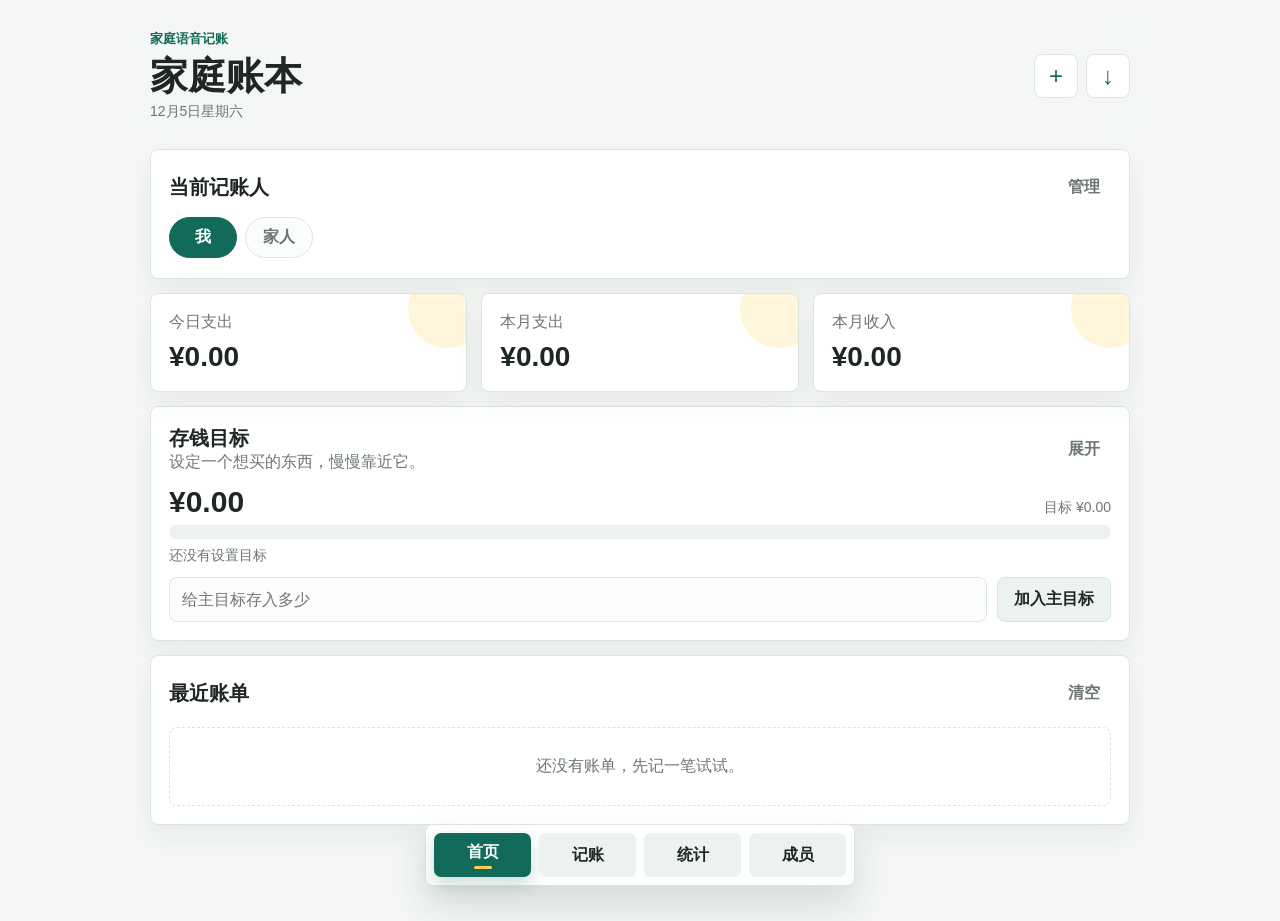
<file: index.html>
<!doctype html>
<html lang="zh-CN">
  <head>
    <meta charset="UTF-8" />
    <meta name="viewport" content="width=device-width, initial-scale=1.0" />
    <meta name="theme-color" content="#176b5d" />
    <meta name="apple-mobile-web-app-capable" content="yes" />
    <meta name="apple-mobile-web-app-status-bar-style" content="default" />
    <meta name="apple-mobile-web-app-title" content="家庭账本" />
    <title>语音记账</title>
    <link rel="manifest" href="./manifest.json" />
    <link rel="icon" href="./assets/icons/icon-voice.svg" type="image/svg+xml" />
    <link rel="apple-touch-icon" href="./apple-touch-icon.png" />
    <link rel="stylesheet" href="./styles.css" />
  </head>
  <body>
    <div class="app-shell">
      <header class="topbar">
        <div>
          <p class="eyebrow">家庭语音记账</p>
          <h1>家庭账本</h1>
          <p class="date-line" id="dateLine"></p>
        </div>
        <div class="top-actions">
          <button class="icon-button" id="membersButton" type="button" title="家庭成员" aria-label="家庭成员">
            <span aria-hidden="true">+</span>
          </button>
          <button class="icon-button" id="exportButton" type="button" title="导出账单" aria-label="导出账单">
            <span aria-hidden="true">↓</span>
          </button>
        </div>
      </header>

      <main class="app-main">
        <section class="app-view active" id="homeView" data-view="home">
          <section class="member-panel" aria-label="当前成员">
            <div class="section-title compact">
              <h2>当前记账人</h2>
              <button class="text-button" id="manageMembersButton" type="button">管理</button>
            </div>
            <div class="member-tabs" id="memberTabs"></div>
          </section>

          <section class="summary-grid" aria-label="账单概览">
            <article class="metric">
              <span>今日支出</span>
              <strong id="todayExpense">¥0.00</strong>
            </article>
            <article class="metric">
              <span>本月支出</span>
              <strong id="monthExpense">¥0.00</strong>
            </article>
            <article class="metric">
              <span>本月收入</span>
              <strong id="monthIncome">¥0.00</strong>
            </article>
          </section>

          <section class="goal-panel" aria-label="存钱目标">
            <div class="section-title">
              <div>
                <h2 id="goalTitle">存钱目标</h2>
                <p id="goalSubtitle">设定一个想买的东西，慢慢靠近它。</p>
              </div>
              <button class="text-button" id="toggleGoalsButton" type="button" aria-expanded="false">展开</button>
            </div>
            <div class="goal-progress">
              <div class="goal-progress-top">
                <strong id="goalSavedText">¥0.00</strong>
                <span id="goalTargetText">目标 ¥0.00</span>
              </div>
              <div class="goal-track" aria-hidden="true">
                <div class="goal-fill" id="goalFill"></div>
              </div>
              <p class="goal-percent" id="goalPercent">还没有设置目标</p>
            </div>
            <div class="goal-add">
              <input id="goalAddInput" type="number" inputmode="decimal" min="0" step="1" placeholder="给主目标存入多少" />
              <button class="secondary-button" id="addGoalSavingButton" type="button">加入主目标</button>
            </div>
            <div class="goal-drawer hidden" id="goalDrawer">
              <div class="goal-form">
              <input id="goalNameInput" type="text" maxlength="20" placeholder="目标，比如：Switch" />
              <input id="goalTargetInput" type="number" inputmode="decimal" min="0" step="1" placeholder="目标金额" />
              <input id="goalSavedInput" type="number" inputmode="decimal" min="0" step="1" placeholder="已存金额" />
                <button class="primary-button" id="saveGoalButton" type="button">添加目标</button>
              </div>
              <div class="goal-list" id="goalList"></div>
            </div>
          </section>

          <div class="list-panel">
            <div class="section-title">
              <h2>最近账单</h2>
              <button class="text-button" id="clearButton" type="button">清空</button>
            </div>
            <div class="empty-state" id="emptyState">还没有账单，先记一笔试试。</div>
            <ul class="bill-list" id="billList"></ul>
          </div>
        </section>

        <section class="app-view" id="recordView" data-view="record">
          <section class="input-panel" aria-label="语音记账">
            <div class="mode-row" role="tablist" aria-label="记账类型">
              <button class="segmented active" id="expenseMode" type="button">支出</button>
              <button class="segmented" id="incomeMode" type="button">收入</button>
            </div>

            <label class="field-label" for="voiceText">说一句账单</label>
            <div class="voice-row">
              <textarea id="voiceText" rows="4" placeholder="例如：我用微信花了20元吃饭"></textarea>
              <button class="mic-button" id="micButton" type="button" title="语音输入" aria-label="语音输入">
                <span aria-hidden="true">●</span>
              </button>
            </div>
            <p class="hint" id="speechHint">如果浏览器不支持语音识别，可以直接打字。</p>

            <div class="action-row">
              <button class="primary-button" id="parseButton" type="button">解析账单</button>
              <button class="secondary-button" id="sampleButton" type="button">试一句</button>
            </div>
          </section>

          <section class="confirm-panel hidden" id="confirmPanel" aria-label="确认账单">
            <div class="section-title">
              <h2>确认这笔账</h2>
              <p id="reviewMessage">请检查识别结果。</p>
            </div>

            <form class="form-grid" id="billForm">
              <label>
                金额
                <input id="amountInput" type="number" inputmode="decimal" min="0" step="0.01" required />
              </label>
              <label>
                类型
                <select id="typeInput">
                  <option value="expense">支出</option>
                  <option value="income">收入</option>
                </select>
              </label>
              <label>
                分类
                <select id="categoryInput"></select>
              </label>
              <label>
                支付方式
                <select id="paymentInput"></select>
              </label>
              <label>
                成员
                <select id="memberInput"></select>
              </label>
              <label class="wide">
                备注
                <input id="noteInput" type="text" placeholder="比如：午饭、音乐会员、工资" />
              </label>
            </form>

            <div class="action-row">
              <button class="primary-button" id="saveButton" type="button">保存</button>
              <button class="secondary-button" id="cancelButton" type="button">取消</button>
            </div>
          </section>
        </section>

        <section class="app-view" id="statsView" data-view="stats">
          <section class="content-grid">
          <div class="stats-panel">
            <div class="section-title">
              <h2>分类统计</h2>
              <p>按本月支出统计</p>
            </div>
            <div class="category-bars" id="categoryBars"></div>
          </div>

          <div class="stats-panel">
            <div class="section-title">
              <h2>成员统计</h2>
              <p>按本月支出统计</p>
            </div>
            <div class="category-bars" id="memberBars"></div>
          </div>
          </section>
        </section>

        <section class="app-view" id="memberView" data-view="members">
          <div class="stats-panel">
            <div class="section-title">
              <h2>本地数据</h2>
              <p>当前账本只保存在这台设备</p>
            </div>
            <div class="backup-actions">
              <button class="primary-button" id="exportBackupButton" type="button">导出完整备份</button>
              <button class="secondary-button" id="importBackupButton" type="button">导入备份</button>
              <input class="hidden" id="backupFileInput" type="file" accept="application/json,.json" />
            </div>
            <p class="hint">完整备份会保存账单、成员和存钱目标。换手机或清理浏览器前，建议先导出。</p>
          </div>

          <div class="stats-panel">
            <div class="section-title">
              <h2>家庭成员</h2>
              <p>管理本机账本成员</p>
            </div>
            <div class="member-form inline">
              <input id="memberNameInlineInput" type="text" maxlength="12" placeholder="输入名字，比如：妈妈" />
              <button class="primary-button" id="addMemberInlineButton" type="button">添加</button>
            </div>
            <ul class="member-list" id="memberListInline"></ul>
          </div>
        </section>
      </main>

      <nav class="mobile-dock" aria-label="快捷操作">
        <button class="dock-tab active" data-target-view="home" type="button">首页</button>
        <button class="dock-tab" data-target-view="record" type="button">记账</button>
        <button class="dock-tab" data-target-view="stats" type="button">统计</button>
        <button class="dock-tab" data-target-view="members" type="button">成员</button>
      </nav>
    </div>

    <div class="modal hidden" id="memberDialog" role="dialog" aria-modal="true" aria-labelledby="memberDialogTitle">
      <div class="modal-card">
        <div class="section-title">
          <h2 id="memberDialogTitle">家庭成员</h2>
          <button class="text-button" id="closeMembersButton" type="button">关闭</button>
        </div>
        <div class="member-form">
          <input id="memberNameInput" type="text" maxlength="12" placeholder="输入名字，比如：爸爸" />
          <button class="primary-button" id="addMemberButton" type="button">添加</button>
        </div>
        <ul class="member-list" id="memberList"></ul>
        <p class="hint">删除成员不会删除旧账单，旧账单会继续显示原来的名字。</p>
      </div>
    </div>

    <script src="./app.js"></script>
  </body>
</html>
</file>
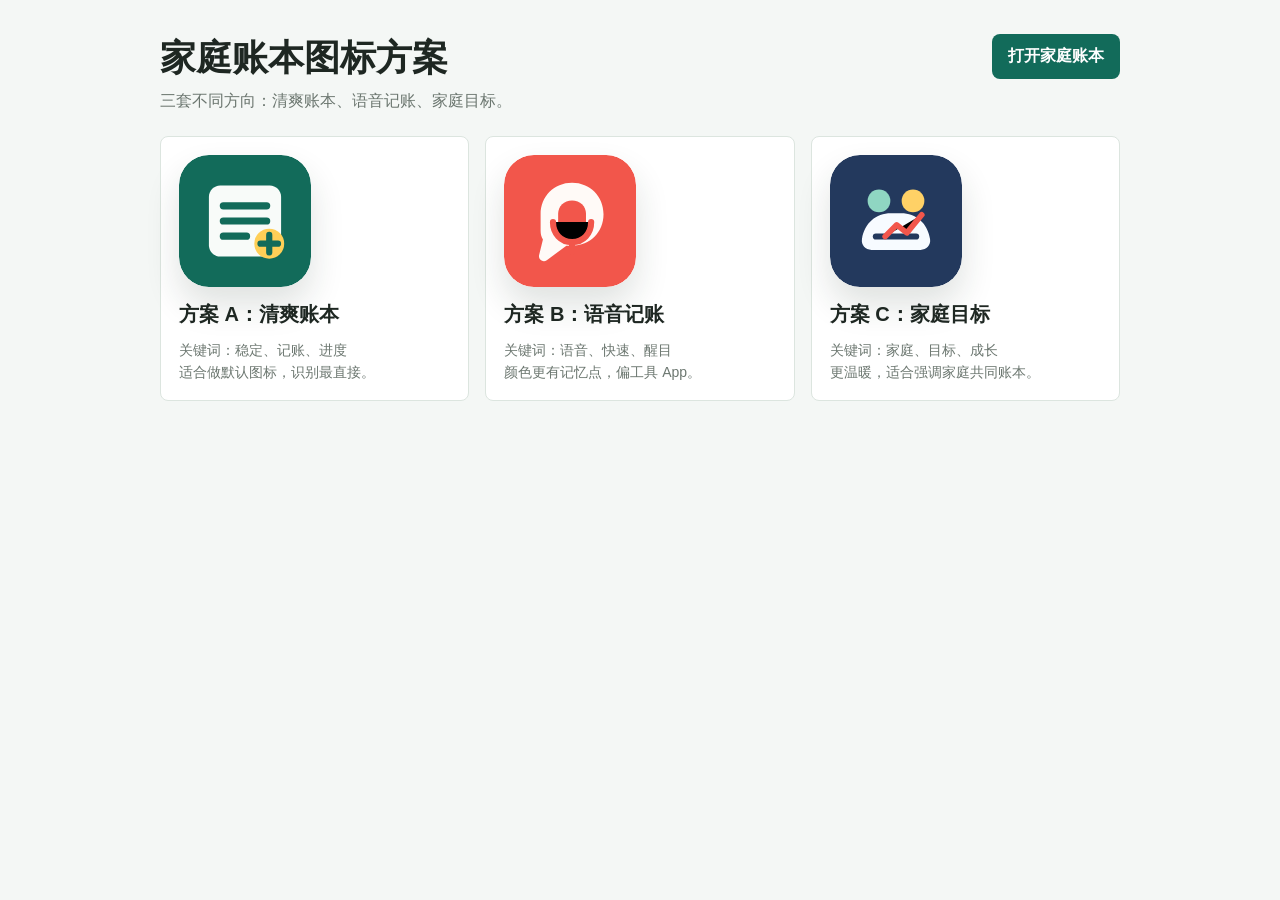
<file: icon-showcase.html>
<!doctype html>
<html lang="zh-CN">
  <head>
    <meta charset="UTF-8" />
    <meta name="viewport" content="width=device-width, initial-scale=1.0" />
    <title>家庭账本图标方案</title>
    <style>
      :root {
        --bg: #f4f7f5;
        --surface: #ffffff;
        --text: #1e2722;
        --muted: #6c7770;
        --line: #dce5df;
      }

      * {
        box-sizing: border-box;
      }

      body {
        margin: 0;
        background: var(--bg);
        color: var(--text);
        font-family: -apple-system, BlinkMacSystemFont, "Segoe UI", "Microsoft YaHei", sans-serif;
      }

      main {
        width: min(960px, calc(100% - 32px));
        margin: 0 auto;
        padding: 34px 0;
      }

      h1 {
        margin: 0 0 8px;
        font-size: 36px;
        letter-spacing: 0;
      }

      p {
        margin: 0;
        color: var(--muted);
      }

      .grid {
        display: grid;
        grid-template-columns: repeat(3, minmax(0, 1fr));
        gap: 16px;
        margin-top: 24px;
      }

      .top-row {
        display: flex;
        align-items: flex-start;
        justify-content: space-between;
        gap: 16px;
      }

      .app-link {
        flex: 0 0 auto;
        border-radius: 8px;
        background: #126b5a;
        color: white;
        padding: 12px 16px;
        text-decoration: none;
        font-weight: 800;
      }

      .card {
        display: grid;
        gap: 14px;
        border: 1px solid var(--line);
        border-radius: 8px;
        background: var(--surface);
        padding: 18px;
      }

      .icon {
        width: 132px;
        height: 132px;
        border-radius: 30px;
        box-shadow: 0 18px 34px rgba(28, 47, 38, 0.14);
      }

      h2 {
        margin: 0;
        font-size: 20px;
      }

      .meta {
        display: grid;
        gap: 4px;
        color: var(--muted);
        font-size: 14px;
      }

      @media (max-width: 760px) {
        .grid {
          grid-template-columns: 1fr;
        }
      }
    </style>
  </head>
  <body>
    <main>
      <div class="top-row">
        <div>
          <h1>家庭账本图标方案</h1>
          <p>三套不同方向：清爽账本、语音记账、家庭目标。</p>
        </div>
        <a class="app-link" href="./index.html">打开家庭账本</a>
      </div>
      <section class="grid">
        <article class="card">
          <img class="icon" src="./assets/icons/icon-ledger.svg" alt="清爽账本图标" />
          <h2>方案 A：清爽账本</h2>
          <div class="meta">
            <span>关键词：稳定、记账、进度</span>
            <span>适合做默认图标，识别最直接。</span>
          </div>
        </article>
        <article class="card">
          <img class="icon" src="./assets/icons/icon-voice.svg" alt="语音记账图标" />
          <h2>方案 B：语音记账</h2>
          <div class="meta">
            <span>关键词：语音、快速、醒目</span>
            <span>颜色更有记忆点，偏工具 App。</span>
          </div>
        </article>
        <article class="card">
          <img class="icon" src="./assets/icons/icon-family-goal.svg" alt="家庭目标图标" />
          <h2>方案 C：家庭目标</h2>
          <div class="meta">
            <span>关键词：家庭、目标、成长</span>
            <span>更温暖，适合强调家庭共同账本。</span>
          </div>
        </article>
      </section>
    </main>
  </body>
</html>
</file>
<file: styles.css>
:root {
  color-scheme: light;
  --bg: #f4f7f5;
  --surface: #ffffff;
  --surface-strong: #ecf3ef;
  --text: #1e2722;
  --muted: #6c7770;
  --line: #dce5df;
  --accent: #126b5a;
  --accent-strong: #0b4f41;
  --gold: #ffcf57;
  --income: #246b45;
  --expense: #b3463c;
  --warning: #9a6519;
  --shadow: 0 18px 40px rgba(28, 47, 38, 0.08);
}

* {
  box-sizing: border-box;
}

body {
  margin: 0;
  background: var(--bg);
  color: var(--text);
  font-family: -apple-system, BlinkMacSystemFont, "Segoe UI", "Microsoft YaHei", sans-serif;
  -webkit-font-smoothing: antialiased;
}

button,
input,
select,
textarea {
  font: inherit;
}

button {
  cursor: pointer;
}

.app-shell {
  width: min(980px, calc(100% - 32px));
  margin: 0 auto;
  padding: 18px 0 96px;
}

.topbar {
  display: flex;
  align-items: center;
  justify-content: space-between;
  gap: 16px;
  position: sticky;
  top: 0;
  z-index: 5;
  margin: 0 -16px 14px;
  padding: 12px 16px 14px;
  background: rgba(244, 247, 245, 0.92);
  backdrop-filter: blur(18px);
}

.eyebrow {
  margin: 0 0 8px;
  color: var(--accent);
  font-weight: 700;
  font-size: 13px;
}

h1,
h2,
p {
  margin: 0;
}

h1 {
  font-size: clamp(28px, 5vw, 38px);
  line-height: 1.08;
  letter-spacing: 0;
}

h2 {
  font-size: 20px;
}

.date-line {
  margin-top: 6px;
  color: var(--muted);
  font-size: 14px;
}

.top-actions {
  display: flex;
  gap: 8px;
}

.summary-grid,
.content-grid,
.form-grid {
  display: grid;
  gap: 14px;
}

.app-main {
  min-height: 520px;
}

.app-view {
  display: none;
}

.app-view.active {
  display: block;
}

.summary-grid {
  grid-template-columns: repeat(3, minmax(0, 1fr));
  margin-bottom: 14px;
}

.metric,
.member-panel,
.goal-panel,
.input-panel,
.confirm-panel,
.list-panel,
.stats-panel {
  background: var(--surface);
  border: 1px solid var(--line);
  border-radius: 8px;
  box-shadow: 0 12px 28px rgba(28, 47, 38, 0.06);
}

.metric {
  padding: 18px;
  position: relative;
  overflow: hidden;
}

.metric::after {
  content: "";
  position: absolute;
  right: -20px;
  top: -24px;
  width: 78px;
  height: 78px;
  border-radius: 50%;
  background: rgba(255, 207, 87, 0.22);
}

.metric span,
.section-title p,
.hint {
  color: var(--muted);
}

.metric strong {
  position: relative;
  display: block;
  margin-top: 8px;
  font-size: 28px;
  z-index: 1;
}

.input-panel,
.confirm-panel,
.member-panel,
.goal-panel,
.list-panel,
.stats-panel {
  padding: 18px;
}

.member-panel,
.goal-panel {
  margin-bottom: 14px;
}

.input-panel,
.confirm-panel {
  margin-bottom: 14px;
}

.mode-row,
.action-row,
.voice-row,
.section-title {
  display: flex;
  align-items: center;
  gap: 10px;
}

.section-title {
  justify-content: space-between;
  margin-bottom: 14px;
}

.section-title.compact {
  margin-bottom: 10px;
}

.member-tabs {
  display: flex;
  gap: 8px;
  overflow-x: auto;
  padding-bottom: 2px;
  scrollbar-width: none;
}

.member-tabs::-webkit-scrollbar {
  display: none;
}

.member-chip {
  flex: 0 0 auto;
  min-width: 68px;
  border: 1px solid var(--line);
  border-radius: 999px;
  background: #fbfdfc;
  color: var(--muted);
  padding: 9px 14px;
  font-weight: 700;
}

.member-chip.active {
  border-color: var(--accent);
  background: var(--accent);
  color: white;
}

.mode-row {
  width: fit-content;
  background: var(--surface-strong);
  border: 1px solid var(--line);
  border-radius: 8px;
  padding: 4px;
  margin-bottom: 16px;
}

.segmented {
  min-width: 82px;
  border: 0;
  border-radius: 6px;
  background: transparent;
  color: var(--muted);
  padding: 8px 12px;
}

.segmented.active {
  background: var(--surface);
  color: var(--text);
  font-weight: 700;
  box-shadow: 0 8px 18px rgba(39, 57, 47, 0.1);
}

.field-label {
  display: block;
  margin-bottom: 8px;
  font-weight: 700;
}

.voice-row {
  align-items: stretch;
}

textarea,
input,
select {
  width: 100%;
  border: 1px solid var(--line);
  border-radius: 8px;
  background: #fbfdfc;
  color: var(--text);
  padding: 12px;
  outline: none;
}

textarea:focus,
input:focus,
select:focus {
  border-color: var(--accent);
  box-shadow: 0 0 0 3px rgba(23, 107, 93, 0.14);
}

.mic-button,
.icon-button {
  display: grid;
  place-items: center;
  flex: 0 0 auto;
  border: 1px solid var(--line);
  border-radius: 8px;
  background: var(--surface);
  color: var(--accent);
}

.mic-button {
  width: 58px;
}

.mic-button span {
  display: grid;
  place-items: center;
  width: 28px;
  height: 28px;
  border-radius: 50%;
  border: 7px solid var(--accent);
  color: transparent;
}

.mic-button.recording {
  border-color: var(--expense);
  color: var(--expense);
}

.mic-button.recording span {
  border-color: var(--expense);
}

.icon-button {
  width: 44px;
  height: 44px;
  font-size: 24px;
}

.hint {
  min-height: 20px;
  margin-top: 8px;
  font-size: 14px;
}

.action-row {
  flex-wrap: wrap;
  margin-top: 16px;
}

.primary-button,
.secondary-button,
.text-button {
  border-radius: 8px;
  padding: 11px 16px;
  border: 1px solid transparent;
  font-weight: 700;
}

.primary-button {
  background: var(--accent);
  color: white;
}

.primary-button:hover {
  background: var(--accent-strong);
}

.secondary-button {
  background: var(--surface-strong);
  color: var(--text);
  border-color: var(--line);
}

.text-button {
  padding: 8px 10px;
  background: transparent;
  color: var(--muted);
}

.text-button:disabled {
  cursor: not-allowed;
  opacity: 0.45;
}

.form-grid {
  grid-template-columns: repeat(2, minmax(0, 1fr));
}

.form-grid label {
  display: grid;
  gap: 7px;
  color: var(--muted);
  font-size: 14px;
  font-weight: 700;
}

.form-grid .wide {
  grid-column: 1 / -1;
}

.content-grid {
  grid-template-columns: repeat(2, minmax(0, 1fr));
}

.goal-progress {
  display: grid;
  gap: 8px;
}

.goal-progress-top {
  display: flex;
  align-items: end;
  justify-content: space-between;
  gap: 12px;
}

.goal-progress-top strong {
  font-size: 30px;
  line-height: 1;
}

.goal-progress-top span,
.goal-percent {
  color: var(--muted);
  font-size: 14px;
}

.goal-track {
  height: 14px;
  overflow: hidden;
  border-radius: 999px;
  background: var(--surface-strong);
}

.goal-fill {
  width: 0;
  height: 100%;
  border-radius: inherit;
  background: linear-gradient(90deg, var(--accent), var(--gold));
  transition: width 460ms cubic-bezier(0.2, 0.8, 0.2, 1);
}

.goal-form,
.goal-add {
  display: grid;
  gap: 10px;
  margin-top: 12px;
}

.goal-form {
  grid-template-columns: 1.1fr 0.9fr 0.9fr auto;
}

.goal-add {
  grid-template-columns: 1fr auto;
}

.goal-drawer {
  display: grid;
  gap: 12px;
  margin-top: 12px;
  padding-top: 12px;
  border-top: 1px solid var(--line);
  animation: drawer-slide 220ms ease;
}

.goal-list {
  display: grid;
  gap: 10px;
}

.goal-item {
  display: grid;
  gap: 10px;
  padding: 12px;
  border: 1px solid var(--line);
  border-radius: 8px;
  background: #fbfdfc;
}

.goal-item.primary-goal {
  border-color: rgba(23, 107, 93, 0.36);
  background: rgba(23, 107, 93, 0.06);
}

.goal-item-main {
  display: grid;
  gap: 6px;
}

.goal-item-main strong {
  overflow-wrap: anywhere;
}

.goal-item-main span {
  color: var(--muted);
  font-size: 14px;
}

.goal-track.small {
  height: 8px;
}

.goal-item-actions {
  display: flex;
  flex-wrap: wrap;
  gap: 6px;
}

.empty-state.inline {
  display: block;
  padding: 18px 12px;
}

@keyframes drawer-slide {
  from {
    opacity: 0;
    transform: translateY(-6px);
  }
  to {
    opacity: 1;
    transform: translateY(0);
  }
}

.bill-list {
  display: grid;
  gap: 10px;
  margin: 0;
  padding: 0;
  list-style: none;
}

.bill-item {
  display: grid;
  grid-template-columns: 1fr auto;
  gap: 8px;
  align-items: center;
  padding: 12px;
  border: 1px solid var(--line);
  border-radius: 8px;
  background: #fbfdfc;
  transition: transform 160ms ease, border-color 160ms ease, box-shadow 160ms ease;
}

.bill-item:active {
  transform: scale(0.985);
}

.bill-main strong {
  display: block;
  margin-bottom: 4px;
  overflow-wrap: anywhere;
}

.bill-main span,
.bill-meta {
  color: var(--muted);
  font-size: 14px;
}

.bill-amount {
  font-size: 20px;
  font-weight: 800;
  white-space: nowrap;
}

.bill-side {
  display: grid;
  justify-items: end;
  gap: 8px;
}

.bill-tools {
  display: flex;
  gap: 6px;
}

.delete-bill,
.edit-bill {
  display: grid;
  place-items: center;
  min-width: 32px;
  height: 32px;
  border: 1px solid var(--line);
  border-radius: 8px;
  background: #f6faf8;
  color: var(--muted);
  font-size: 15px;
  font-weight: 800;
  line-height: 1;
}

.delete-bill:hover {
  border-color: rgba(179, 70, 60, 0.35);
  background: rgba(179, 70, 60, 0.08);
  color: var(--expense);
}

.edit-bill:hover {
  border-color: rgba(23, 107, 93, 0.35);
  background: rgba(23, 107, 93, 0.08);
  color: var(--accent);
}

.delete-bill {
  font-size: 22px;
}

.bill-amount.expense {
  color: var(--expense);
}

.bill-amount.income {
  color: var(--income);
}

.empty-state {
  display: none;
  padding: 28px 12px;
  color: var(--muted);
  text-align: center;
  border: 1px dashed var(--line);
  border-radius: 8px;
}

.category-bars {
  display: grid;
  gap: 12px;
}

.bar-row {
  display: grid;
  gap: 6px;
}

.bar-label {
  display: flex;
  justify-content: space-between;
  gap: 10px;
  color: var(--muted);
  font-size: 14px;
}

.bar-track {
  height: 10px;
  overflow: hidden;
  border-radius: 999px;
  background: var(--surface-strong);
}

.bar-fill {
  height: 100%;
  min-width: 4px;
  border-radius: inherit;
  background: var(--accent);
}

.member-fill {
  background: #4f6f9f;
}

.modal {
  position: fixed;
  inset: 0;
  z-index: 20;
  display: grid;
  place-items: end center;
  padding: 18px;
  background: rgba(20, 31, 26, 0.36);
}

.modal-card {
  width: min(520px, 100%);
  max-height: min(620px, calc(100vh - 36px));
  overflow: auto;
  border-radius: 8px;
  border: 1px solid var(--line);
  background: var(--surface);
  padding: 18px;
  box-shadow: 0 24px 70px rgba(15, 34, 25, 0.24);
}

.member-form {
  display: grid;
  grid-template-columns: 1fr auto;
  gap: 10px;
  margin-bottom: 14px;
}

.member-form.inline {
  margin-bottom: 16px;
}

.member-list {
  display: grid;
  gap: 8px;
  margin: 0;
  padding: 0;
  list-style: none;
}

.member-list-item {
  display: flex;
  align-items: center;
  justify-content: space-between;
  gap: 10px;
  padding: 10px 12px;
  border: 1px solid var(--line);
  border-radius: 8px;
  background: #fbfdfc;
}

.backup-actions {
  display: grid;
  grid-template-columns: repeat(2, minmax(0, 1fr));
  gap: 10px;
  margin-bottom: 10px;
}

.mobile-dock {
  position: fixed;
  left: 50%;
  bottom: 14px;
  z-index: 8;
  display: grid;
  width: min(430px, calc(100% - 22px));
  transform: translateX(-50%);
  grid-template-columns: repeat(4, 1fr);
  gap: 8px;
  padding: 8px;
  border: 1px solid var(--line);
  border-radius: 8px;
  background: rgba(255, 255, 255, 0.94);
  box-shadow: 0 18px 38px rgba(28, 47, 38, 0.14);
  backdrop-filter: blur(18px);
}

.mobile-dock button {
  min-height: 44px;
  border: 0;
  border-radius: 7px;
  background: var(--surface-strong);
  color: var(--text);
  font-weight: 800;
  transition: transform 180ms ease, background 180ms ease, color 180ms ease, box-shadow 180ms ease;
}

.mobile-dock button:active {
  transform: scale(0.94);
}

.mobile-dock button.active {
  background: var(--accent);
  color: white;
  box-shadow: 0 8px 18px rgba(23, 107, 93, 0.22);
}

.mobile-dock button.active::after {
  content: "";
  display: block;
  width: 18px;
  height: 3px;
  margin: 3px auto 0;
  border-radius: 999px;
  background: var(--gold);
}

.mobile-dock button.pop {
  animation: dock-pop 220ms cubic-bezier(0.18, 0.9, 0.3, 1.25);
}

@keyframes dock-pop {
  0% {
    transform: scale(0.96);
  }
  65% {
    transform: scale(1.05);
  }
  100% {
    transform: scale(1);
  }
}

.hidden {
  display: none;
}

@media (max-width: 760px) {
  .app-shell {
    width: min(100% - 22px, 430px);
    padding-top: 8px;
  }

  .topbar {
    align-items: flex-start;
    margin-left: -11px;
    margin-right: -11px;
  }

  .summary-grid,
  .content-grid,
  .form-grid {
    grid-template-columns: 1fr;
  }

  .voice-row {
    flex-direction: column;
  }

  .mic-button {
    width: 100%;
    height: 52px;
  }

  .section-title {
    align-items: flex-start;
  }

  .summary-grid {
    grid-template-columns: repeat(3, minmax(0, 1fr));
    gap: 8px;
  }

  .metric {
    padding: 12px 10px;
  }

  .metric span {
    font-size: 13px;
  }

  .metric strong {
    font-size: 20px;
  }

  .input-panel,
  .confirm-panel,
  .member-panel,
  .goal-panel,
  .list-panel,
  .stats-panel {
    padding: 14px;
  }

  .goal-form {
    grid-template-columns: 1fr;
  }

  .goal-add {
    grid-template-columns: 1fr;
  }

  .backup-actions {
    grid-template-columns: 1fr;
  }

  .goal-progress-top {
    align-items: flex-start;
    flex-direction: column;
    gap: 6px;
  }

  .modal {
    align-items: end;
    padding: 10px;
  }

  .modal-card {
    max-height: calc(100vh - 20px);
  }
}

@media (display-mode: standalone) {
  .topbar {
    padding-top: 18px;
  }
}
</file>
